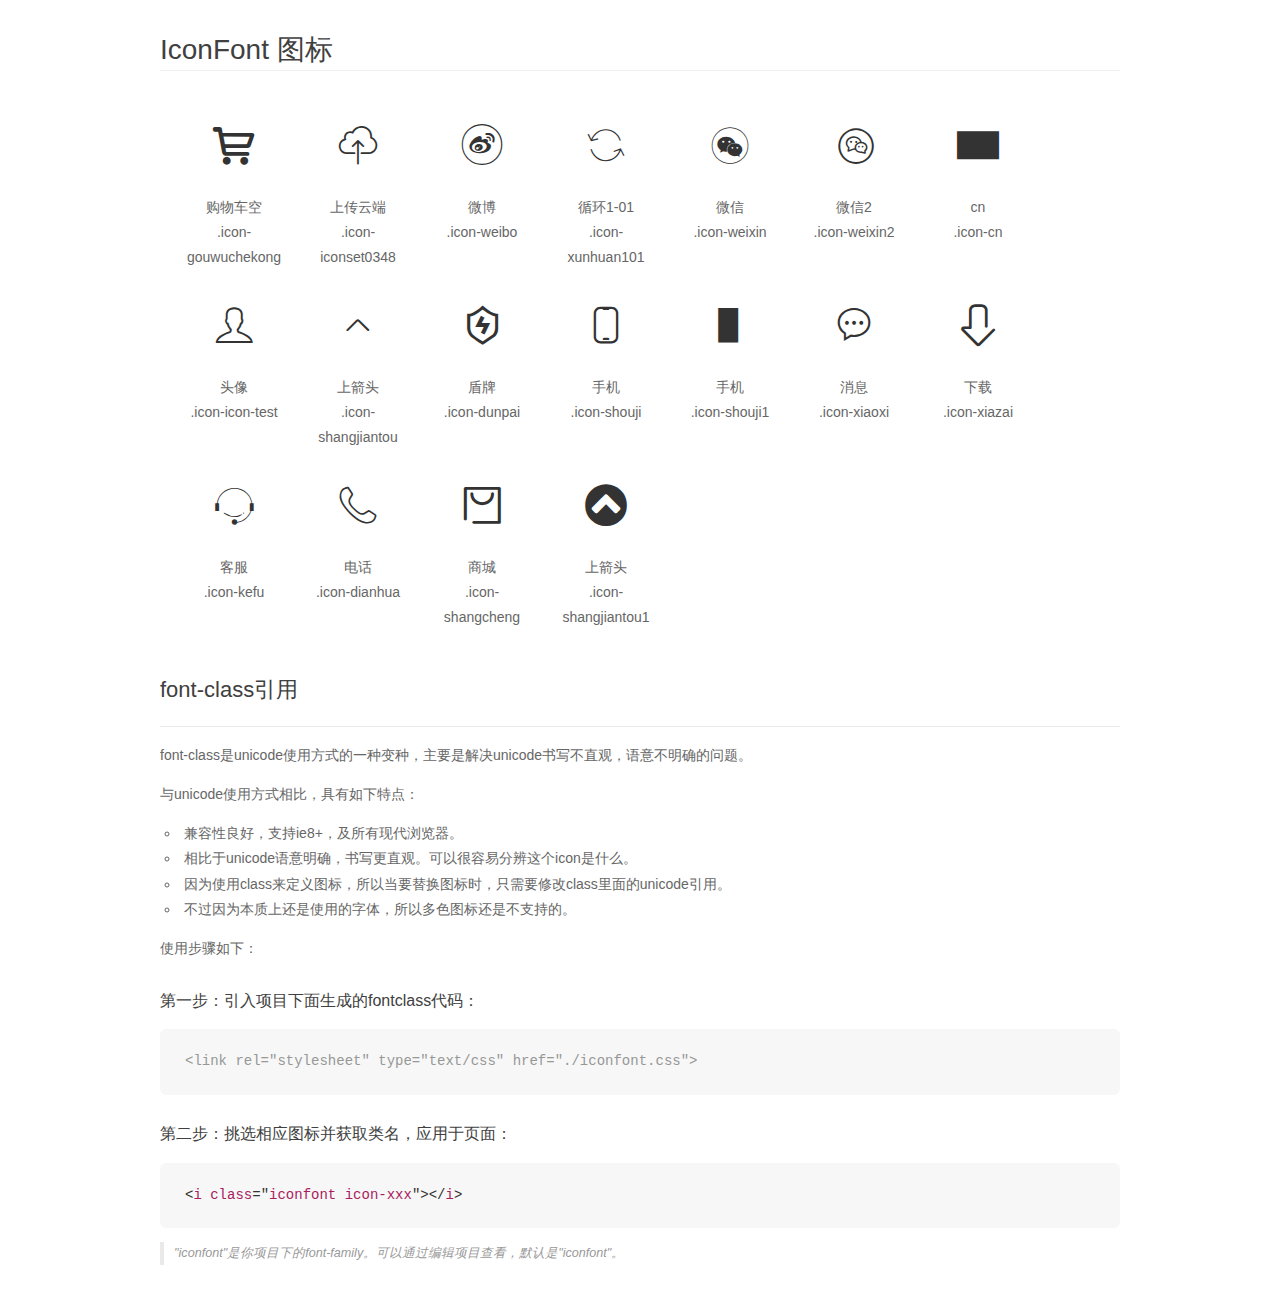
<file: nubia/font_th1ddj42yhh/demo_fontclass.html>
<!DOCTYPE html>
<html>
<head>
    <meta charset="utf-8"/>
    <title>IconFont</title>
    <link rel="stylesheet" href="demo.css">
    <link rel="stylesheet" href="iconfont.css">
</head>
<body>
    <div class="main markdown">
        <h1>IconFont 图标</h1>
        <ul class="icon_lists clear">
            
                <li>
                <i class="icon iconfont icon-gouwuchekong"></i>
                    <div class="name">购物车空</div>
                    <div class="fontclass">.icon-gouwuchekong</div>
                </li>
            
                <li>
                <i class="icon iconfont icon-iconset0348"></i>
                    <div class="name">上传云端</div>
                    <div class="fontclass">.icon-iconset0348</div>
                </li>
            
                <li>
                <i class="icon iconfont icon-weibo"></i>
                    <div class="name">微博</div>
                    <div class="fontclass">.icon-weibo</div>
                </li>
            
                <li>
                <i class="icon iconfont icon-xunhuan101"></i>
                    <div class="name">循环1-01</div>
                    <div class="fontclass">.icon-xunhuan101</div>
                </li>
            
                <li>
                <i class="icon iconfont icon-weixin"></i>
                    <div class="name">微信</div>
                    <div class="fontclass">.icon-weixin</div>
                </li>
            
                <li>
                <i class="icon iconfont icon-weixin2"></i>
                    <div class="name">微信2</div>
                    <div class="fontclass">.icon-weixin2</div>
                </li>
            
                <li>
                <i class="icon iconfont icon-cn"></i>
                    <div class="name">cn</div>
                    <div class="fontclass">.icon-cn</div>
                </li>
            
                <li>
                <i class="icon iconfont icon-icon-test"></i>
                    <div class="name">头像</div>
                    <div class="fontclass">.icon-icon-test</div>
                </li>
            
                <li>
                <i class="icon iconfont icon-shangjiantou"></i>
                    <div class="name">上箭头</div>
                    <div class="fontclass">.icon-shangjiantou</div>
                </li>
            
                <li>
                <i class="icon iconfont icon-dunpai"></i>
                    <div class="name">盾牌</div>
                    <div class="fontclass">.icon-dunpai</div>
                </li>
            
                <li>
                <i class="icon iconfont icon-shouji"></i>
                    <div class="name">手机</div>
                    <div class="fontclass">.icon-shouji</div>
                </li>
            
                <li>
                <i class="icon iconfont icon-shouji1"></i>
                    <div class="name">手机</div>
                    <div class="fontclass">.icon-shouji1</div>
                </li>
            
                <li>
                <i class="icon iconfont icon-xiaoxi"></i>
                    <div class="name">消息</div>
                    <div class="fontclass">.icon-xiaoxi</div>
                </li>
            
                <li>
                <i class="icon iconfont icon-xiazai"></i>
                    <div class="name">下载</div>
                    <div class="fontclass">.icon-xiazai</div>
                </li>
            
                <li>
                <i class="icon iconfont icon-kefu"></i>
                    <div class="name">客服</div>
                    <div class="fontclass">.icon-kefu</div>
                </li>
            
                <li>
                <i class="icon iconfont icon-dianhua"></i>
                    <div class="name">电话</div>
                    <div class="fontclass">.icon-dianhua</div>
                </li>
            
                <li>
                <i class="icon iconfont icon-shangcheng"></i>
                    <div class="name">商城</div>
                    <div class="fontclass">.icon-shangcheng</div>
                </li>
            
                <li>
                <i class="icon iconfont icon-shangjiantou1"></i>
                    <div class="name">上箭头</div>
                    <div class="fontclass">.icon-shangjiantou1</div>
                </li>
            
        </ul>

        <h2 id="font-class-">font-class引用</h2>
        <hr>

        <p>font-class是unicode使用方式的一种变种，主要是解决unicode书写不直观，语意不明确的问题。</p>
        <p>与unicode使用方式相比，具有如下特点：</p>
        <ul>
        <li>兼容性良好，支持ie8+，及所有现代浏览器。</li>
        <li>相比于unicode语意明确，书写更直观。可以很容易分辨这个icon是什么。</li>
        <li>因为使用class来定义图标，所以当要替换图标时，只需要修改class里面的unicode引用。</li>
        <li>不过因为本质上还是使用的字体，所以多色图标还是不支持的。</li>
        </ul>
        <p>使用步骤如下：</p>
        <h3 id="-fontclass-">第一步：引入项目下面生成的fontclass代码：</h3>


        <pre><code class="lang-js hljs javascript"><span class="hljs-comment">&lt;link rel="stylesheet" type="text/css" href="./iconfont.css"&gt;</span></code></pre>
        <h3 id="-">第二步：挑选相应图标并获取类名，应用于页面：</h3>
        <pre><code class="lang-css hljs">&lt;<span class="hljs-selector-tag">i</span> <span class="hljs-selector-tag">class</span>="<span class="hljs-selector-tag">iconfont</span> <span class="hljs-selector-tag">icon-xxx</span>"&gt;&lt;/<span class="hljs-selector-tag">i</span>&gt;</code></pre>
        <blockquote>
        <p>"iconfont"是你项目下的font-family。可以通过编辑项目查看，默认是"iconfont"。</p>
        </blockquote>
    </div>
</body>
</html>
</file>
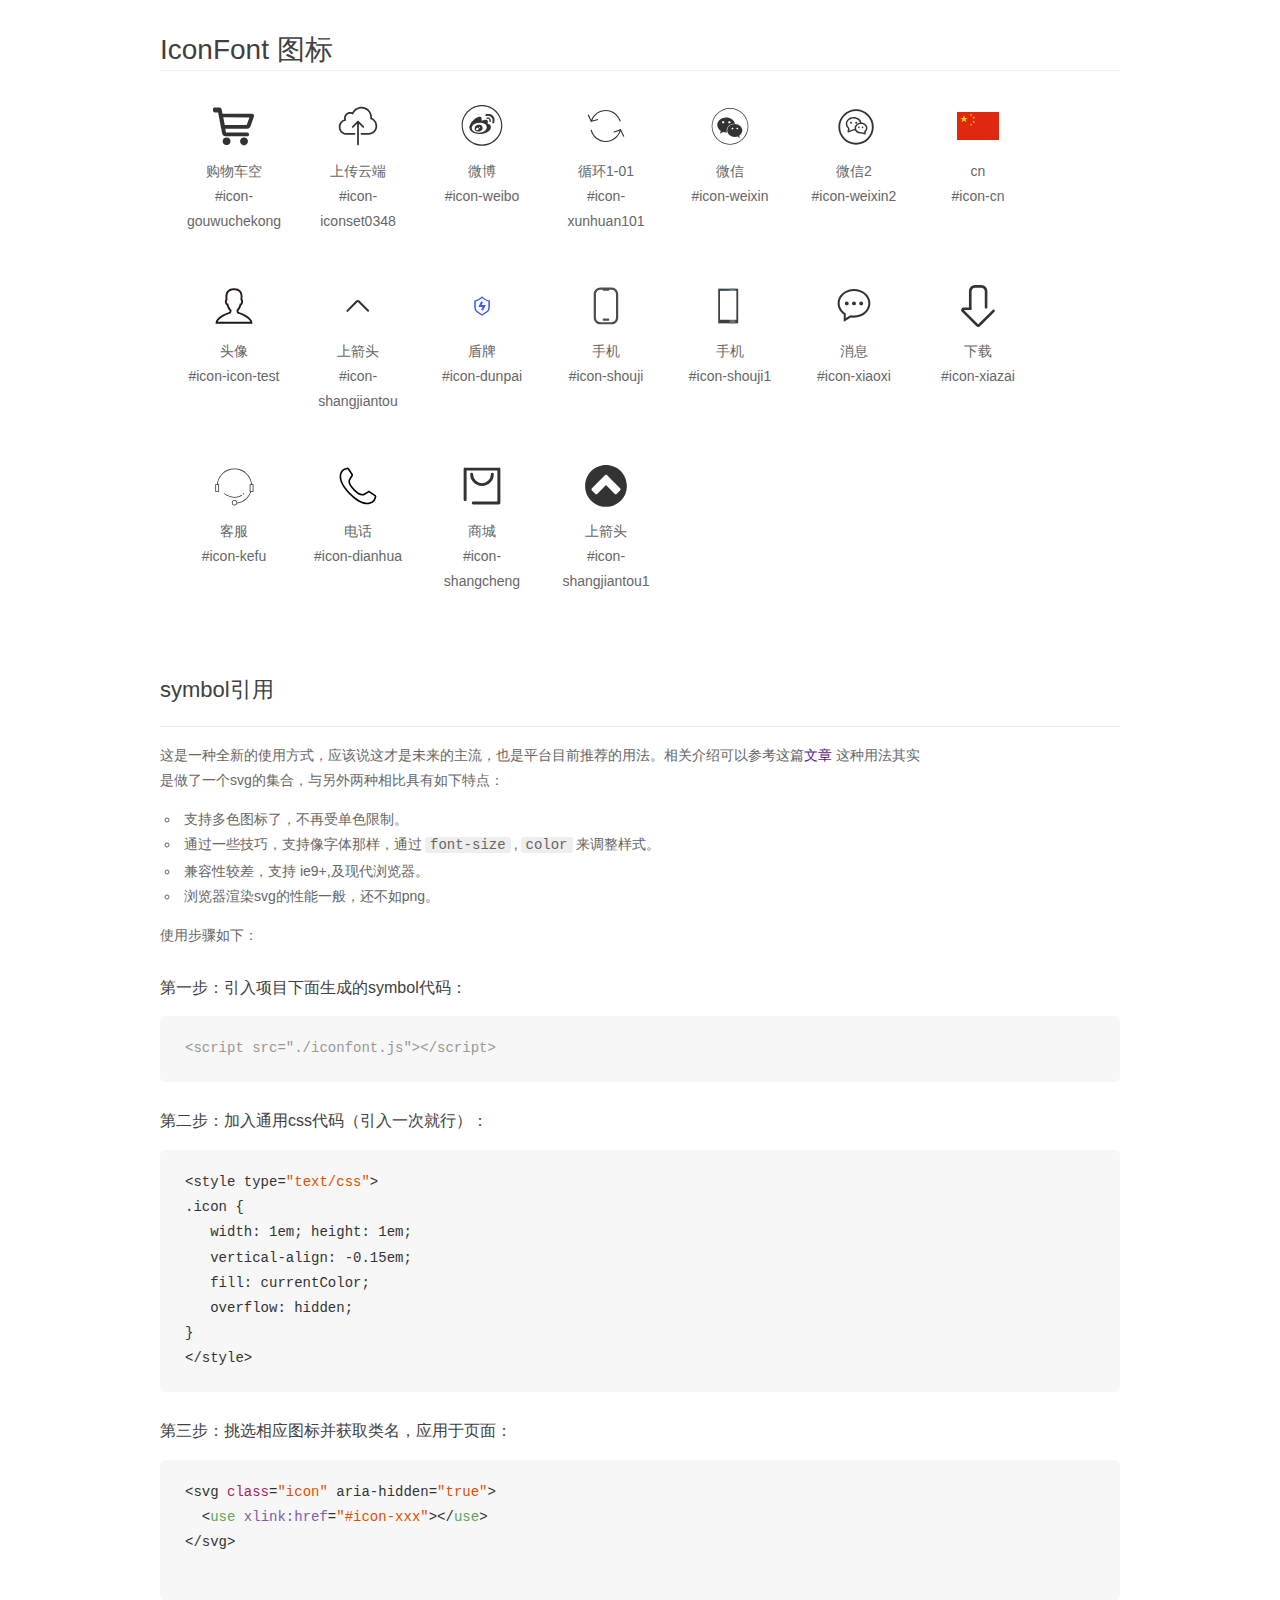
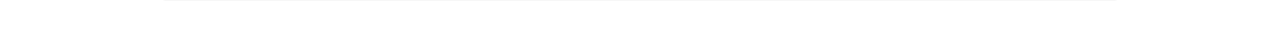
<file: nubia/font_th1ddj42yhh/demo_symbol.html>
<!DOCTYPE html>
<html>
<head>
    <meta charset="utf-8"/>
    <title>IconFont</title>
    <link rel="stylesheet" href="demo.css">
    <script src="iconfont.js"></script>

    <style type="text/css">
        .icon {
          /* 通过设置 font-size 来改变图标大小 */
          width: 1em; height: 1em;
          /* 图标和文字相邻时，垂直对齐 */
          vertical-align: -0.15em;
          /* 通过设置 color 来改变 SVG 的颜色/fill */
          fill: currentColor;
          /* path 和 stroke 溢出 viewBox 部分在 IE 下会显示
             normalize.css 中也包含这行 */
          overflow: hidden;
        }

    </style>
</head>
<body>
    <div class="main markdown">
        <h1>IconFont 图标</h1>
        <ul class="icon_lists clear">
            
                <li>
                    <svg class="icon" aria-hidden="true">
                        <use xlink:href="#icon-gouwuchekong"></use>
                    </svg>
                    <div class="name">购物车空</div>
                    <div class="fontclass">#icon-gouwuchekong</div>
                </li>
            
                <li>
                    <svg class="icon" aria-hidden="true">
                        <use xlink:href="#icon-iconset0348"></use>
                    </svg>
                    <div class="name">上传云端</div>
                    <div class="fontclass">#icon-iconset0348</div>
                </li>
            
                <li>
                    <svg class="icon" aria-hidden="true">
                        <use xlink:href="#icon-weibo"></use>
                    </svg>
                    <div class="name">微博</div>
                    <div class="fontclass">#icon-weibo</div>
                </li>
            
                <li>
                    <svg class="icon" aria-hidden="true">
                        <use xlink:href="#icon-xunhuan101"></use>
                    </svg>
                    <div class="name">循环1-01</div>
                    <div class="fontclass">#icon-xunhuan101</div>
                </li>
            
                <li>
                    <svg class="icon" aria-hidden="true">
                        <use xlink:href="#icon-weixin"></use>
                    </svg>
                    <div class="name">微信</div>
                    <div class="fontclass">#icon-weixin</div>
                </li>
            
                <li>
                    <svg class="icon" aria-hidden="true">
                        <use xlink:href="#icon-weixin2"></use>
                    </svg>
                    <div class="name">微信2</div>
                    <div class="fontclass">#icon-weixin2</div>
                </li>
            
                <li>
                    <svg class="icon" aria-hidden="true">
                        <use xlink:href="#icon-cn"></use>
                    </svg>
                    <div class="name">cn</div>
                    <div class="fontclass">#icon-cn</div>
                </li>
            
                <li>
                    <svg class="icon" aria-hidden="true">
                        <use xlink:href="#icon-icon-test"></use>
                    </svg>
                    <div class="name">头像</div>
                    <div class="fontclass">#icon-icon-test</div>
                </li>
            
                <li>
                    <svg class="icon" aria-hidden="true">
                        <use xlink:href="#icon-shangjiantou"></use>
                    </svg>
                    <div class="name">上箭头</div>
                    <div class="fontclass">#icon-shangjiantou</div>
                </li>
            
                <li>
                    <svg class="icon" aria-hidden="true">
                        <use xlink:href="#icon-dunpai"></use>
                    </svg>
                    <div class="name">盾牌</div>
                    <div class="fontclass">#icon-dunpai</div>
                </li>
            
                <li>
                    <svg class="icon" aria-hidden="true">
                        <use xlink:href="#icon-shouji"></use>
                    </svg>
                    <div class="name">手机</div>
                    <div class="fontclass">#icon-shouji</div>
                </li>
            
                <li>
                    <svg class="icon" aria-hidden="true">
                        <use xlink:href="#icon-shouji1"></use>
                    </svg>
                    <div class="name">手机</div>
                    <div class="fontclass">#icon-shouji1</div>
                </li>
            
                <li>
                    <svg class="icon" aria-hidden="true">
                        <use xlink:href="#icon-xiaoxi"></use>
                    </svg>
                    <div class="name">消息</div>
                    <div class="fontclass">#icon-xiaoxi</div>
                </li>
            
                <li>
                    <svg class="icon" aria-hidden="true">
                        <use xlink:href="#icon-xiazai"></use>
                    </svg>
                    <div class="name">下载</div>
                    <div class="fontclass">#icon-xiazai</div>
                </li>
            
                <li>
                    <svg class="icon" aria-hidden="true">
                        <use xlink:href="#icon-kefu"></use>
                    </svg>
                    <div class="name">客服</div>
                    <div class="fontclass">#icon-kefu</div>
                </li>
            
                <li>
                    <svg class="icon" aria-hidden="true">
                        <use xlink:href="#icon-dianhua"></use>
                    </svg>
                    <div class="name">电话</div>
                    <div class="fontclass">#icon-dianhua</div>
                </li>
            
                <li>
                    <svg class="icon" aria-hidden="true">
                        <use xlink:href="#icon-shangcheng"></use>
                    </svg>
                    <div class="name">商城</div>
                    <div class="fontclass">#icon-shangcheng</div>
                </li>
            
                <li>
                    <svg class="icon" aria-hidden="true">
                        <use xlink:href="#icon-shangjiantou1"></use>
                    </svg>
                    <div class="name">上箭头</div>
                    <div class="fontclass">#icon-shangjiantou1</div>
                </li>
            
        </ul>


        <h2 id="symbol-">symbol引用</h2>
        <hr>

        <p>这是一种全新的使用方式，应该说这才是未来的主流，也是平台目前推荐的用法。相关介绍可以参考这篇<a href="">文章</a>
        这种用法其实是做了一个svg的集合，与另外两种相比具有如下特点：</p>
        <ul>
          <li>支持多色图标了，不再受单色限制。</li>
          <li>通过一些技巧，支持像字体那样，通过<code>font-size</code>,<code>color</code>来调整样式。</li>
          <li>兼容性较差，支持 ie9+,及现代浏览器。</li>
          <li>浏览器渲染svg的性能一般，还不如png。</li>
        </ul>
        <p>使用步骤如下：</p>
        <h3 id="-symbol-">第一步：引入项目下面生成的symbol代码：</h3>
        <pre><code class="lang-js hljs javascript"><span class="hljs-comment">&lt;script src="./iconfont.js"&gt;&lt;/script&gt;</span></code></pre>
        <h3 id="-css-">第二步：加入通用css代码（引入一次就行）：</h3>
        <pre><code class="lang-js hljs javascript">&lt;style type=<span class="hljs-string">"text/css"</span>&gt;
.icon {
   width: <span class="hljs-number">1</span>em; height: <span class="hljs-number">1</span>em;
   vertical-align: <span class="hljs-number">-0.15</span>em;
   fill: currentColor;
   overflow: hidden;
}
&lt;<span class="hljs-regexp">/style&gt;</span></code></pre>
        <h3 id="-">第三步：挑选相应图标并获取类名，应用于页面：</h3>
        <pre><code class="lang-js hljs javascript">&lt;svg <span class="hljs-class"><span class="hljs-keyword">class</span></span>=<span class="hljs-string">"icon"</span> aria-hidden=<span class="hljs-string">"true"</span>&gt;<span class="xml"><span class="hljs-tag">
  &lt;<span class="hljs-name">use</span> <span class="hljs-attr">xlink:href</span>=<span class="hljs-string">"#icon-xxx"</span>&gt;</span><span class="hljs-tag">&lt;/<span class="hljs-name">use</span>&gt;</span>
</span>&lt;<span class="hljs-regexp">/svg&gt;
        </span></code></pre>
    </div>
</body>
</html>
</file>
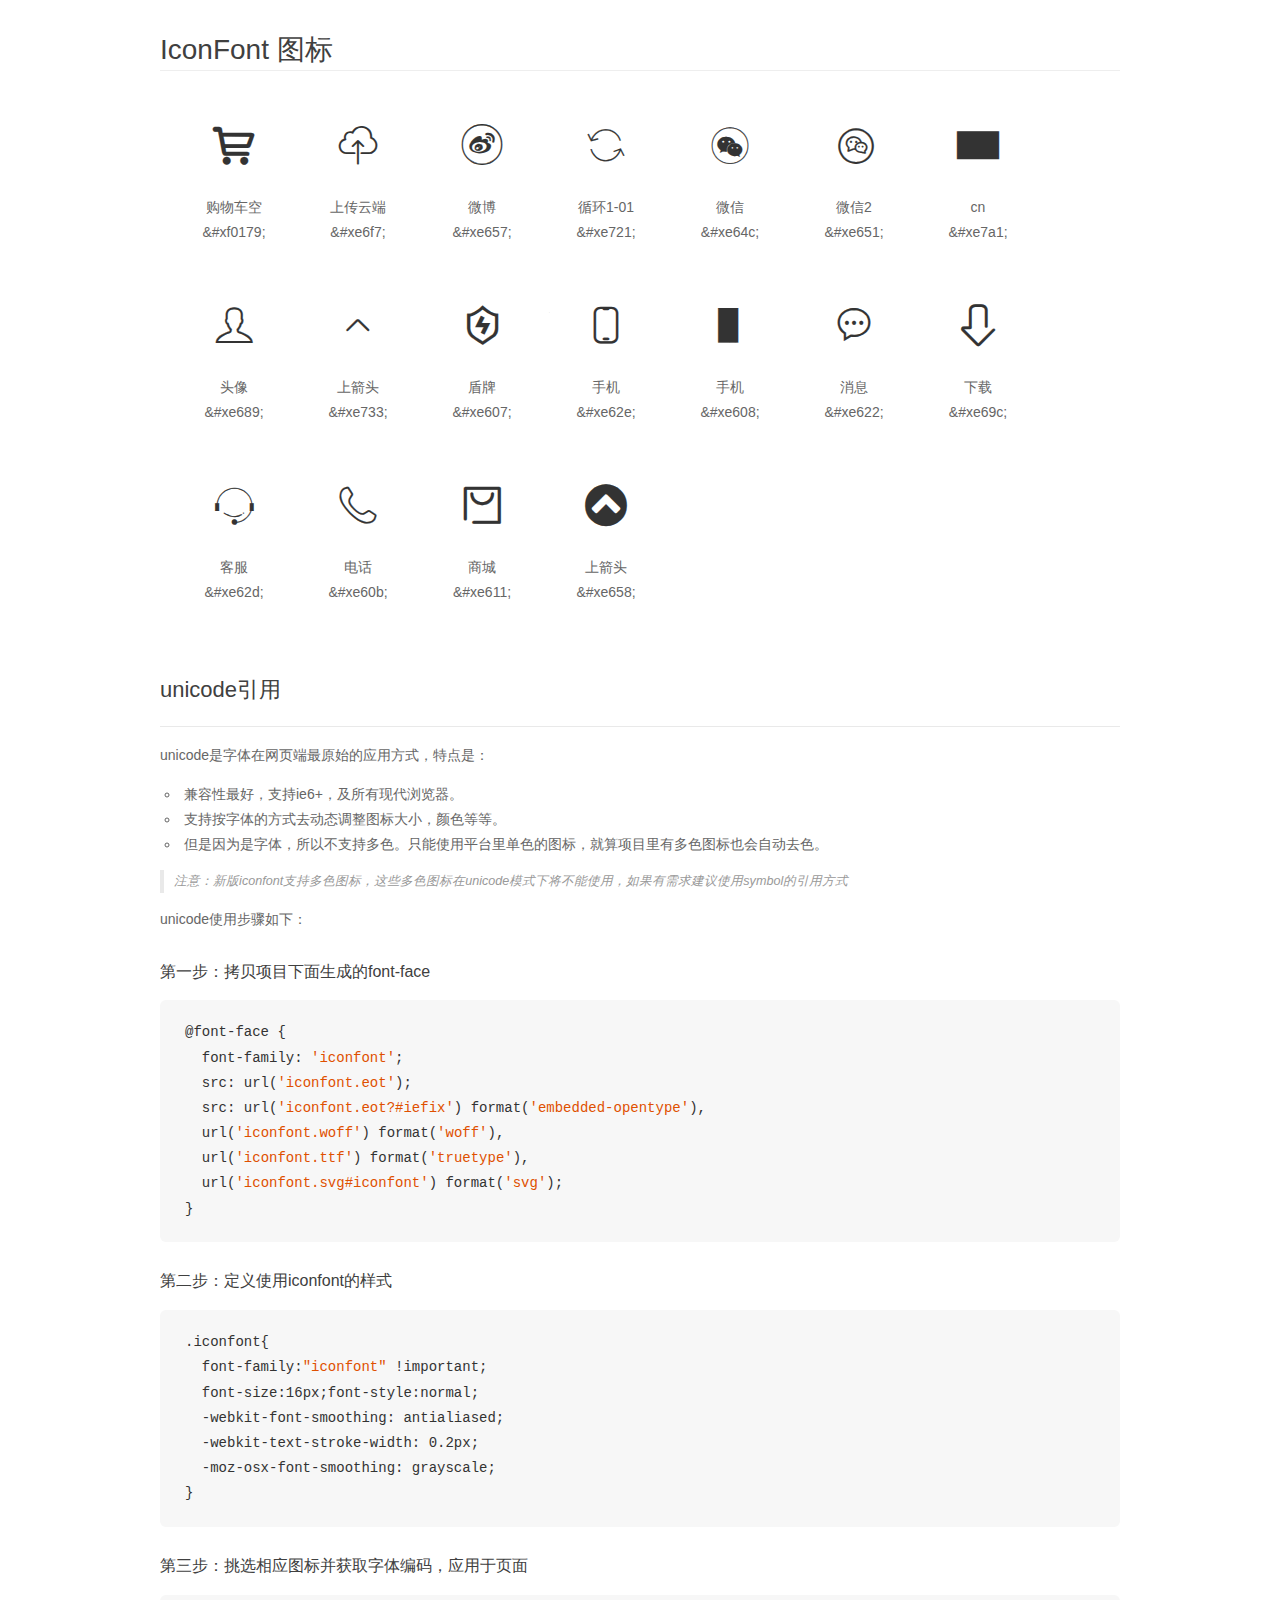
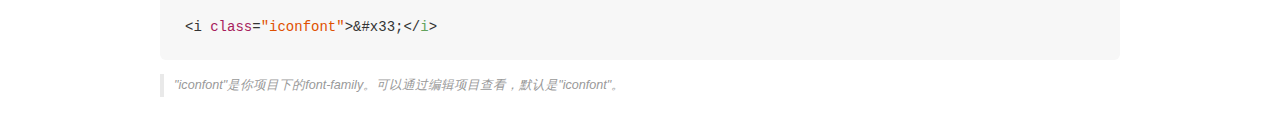
<file: nubia/font_th1ddj42yhh/demo_unicode.html>
<!DOCTYPE html>
<html>
<head>
    <meta charset="utf-8"/>
    <title>IconFont</title>
    <link rel="stylesheet" href="demo.css">

    <style type="text/css">

        @font-face {font-family: "iconfont";
          src: url('iconfont.eot'); /* IE9*/
          src: url('iconfont.eot#iefix') format('embedded-opentype'), /* IE6-IE8 */
          url('iconfont.woff') format('woff'), /* chrome, firefox */
          url('iconfont.ttf') format('truetype'), /* chrome, firefox, opera, Safari, Android, iOS 4.2+*/
          url('iconfont.svg#iconfont') format('svg'); /* iOS 4.1- */
        }

        .iconfont {
          font-family:"iconfont" !important;
          font-size:16px;
          font-style:normal;
          -webkit-font-smoothing: antialiased;
          -webkit-text-stroke-width: 0.2px;
          -moz-osx-font-smoothing: grayscale;
        }

    </style>
</head>
<body>
    <div class="main markdown">
        <h1>IconFont 图标</h1>
        <ul class="icon_lists clear">
            
                <li>
                <i class="icon iconfont">&#xf0179;</i>
                    <div class="name">购物车空</div>
                    <div class="code">&amp;#xf0179;</div>
                </li>
            
                <li>
                <i class="icon iconfont">&#xe6f7;</i>
                    <div class="name">上传云端</div>
                    <div class="code">&amp;#xe6f7;</div>
                </li>
            
                <li>
                <i class="icon iconfont">&#xe657;</i>
                    <div class="name">微博</div>
                    <div class="code">&amp;#xe657;</div>
                </li>
            
                <li>
                <i class="icon iconfont">&#xe721;</i>
                    <div class="name">循环1-01</div>
                    <div class="code">&amp;#xe721;</div>
                </li>
            
                <li>
                <i class="icon iconfont">&#xe64c;</i>
                    <div class="name">微信</div>
                    <div class="code">&amp;#xe64c;</div>
                </li>
            
                <li>
                <i class="icon iconfont">&#xe651;</i>
                    <div class="name">微信2</div>
                    <div class="code">&amp;#xe651;</div>
                </li>
            
                <li>
                <i class="icon iconfont">&#xe7a1;</i>
                    <div class="name">cn</div>
                    <div class="code">&amp;#xe7a1;</div>
                </li>
            
                <li>
                <i class="icon iconfont">&#xe689;</i>
                    <div class="name">头像</div>
                    <div class="code">&amp;#xe689;</div>
                </li>
            
                <li>
                <i class="icon iconfont">&#xe733;</i>
                    <div class="name">上箭头</div>
                    <div class="code">&amp;#xe733;</div>
                </li>
            
                <li>
                <i class="icon iconfont">&#xe607;</i>
                    <div class="name">盾牌</div>
                    <div class="code">&amp;#xe607;</div>
                </li>
            
                <li>
                <i class="icon iconfont">&#xe62e;</i>
                    <div class="name">手机</div>
                    <div class="code">&amp;#xe62e;</div>
                </li>
            
                <li>
                <i class="icon iconfont">&#xe608;</i>
                    <div class="name">手机</div>
                    <div class="code">&amp;#xe608;</div>
                </li>
            
                <li>
                <i class="icon iconfont">&#xe622;</i>
                    <div class="name">消息</div>
                    <div class="code">&amp;#xe622;</div>
                </li>
            
                <li>
                <i class="icon iconfont">&#xe69c;</i>
                    <div class="name">下载</div>
                    <div class="code">&amp;#xe69c;</div>
                </li>
            
                <li>
                <i class="icon iconfont">&#xe62d;</i>
                    <div class="name">客服</div>
                    <div class="code">&amp;#xe62d;</div>
                </li>
            
                <li>
                <i class="icon iconfont">&#xe60b;</i>
                    <div class="name">电话</div>
                    <div class="code">&amp;#xe60b;</div>
                </li>
            
                <li>
                <i class="icon iconfont">&#xe611;</i>
                    <div class="name">商城</div>
                    <div class="code">&amp;#xe611;</div>
                </li>
            
                <li>
                <i class="icon iconfont">&#xe658;</i>
                    <div class="name">上箭头</div>
                    <div class="code">&amp;#xe658;</div>
                </li>
            
        </ul>
        <h2 id="unicode-">unicode引用</h2>
        <hr>

        <p>unicode是字体在网页端最原始的应用方式，特点是：</p>
        <ul>
        <li>兼容性最好，支持ie6+，及所有现代浏览器。</li>
        <li>支持按字体的方式去动态调整图标大小，颜色等等。</li>
        <li>但是因为是字体，所以不支持多色。只能使用平台里单色的图标，就算项目里有多色图标也会自动去色。</li>
        </ul>
        <blockquote>
        <p>注意：新版iconfont支持多色图标，这些多色图标在unicode模式下将不能使用，如果有需求建议使用symbol的引用方式</p>
        </blockquote>
        <p>unicode使用步骤如下：</p>
        <h3 id="-font-face">第一步：拷贝项目下面生成的font-face</h3>
        <pre><code class="lang-js hljs javascript">@font-face {
  font-family: <span class="hljs-string">'iconfont'</span>;
  src: url(<span class="hljs-string">'iconfont.eot'</span>);
  src: url(<span class="hljs-string">'iconfont.eot?#iefix'</span>) format(<span class="hljs-string">'embedded-opentype'</span>),
  url(<span class="hljs-string">'iconfont.woff'</span>) format(<span class="hljs-string">'woff'</span>),
  url(<span class="hljs-string">'iconfont.ttf'</span>) format(<span class="hljs-string">'truetype'</span>),
  url(<span class="hljs-string">'iconfont.svg#iconfont'</span>) format(<span class="hljs-string">'svg'</span>);
}
</code></pre>
        <h3 id="-iconfont-">第二步：定义使用iconfont的样式</h3>
        <pre><code class="lang-js hljs javascript">.iconfont{
  font-family:<span class="hljs-string">"iconfont"</span> !important;
  font-size:<span class="hljs-number">16</span>px;font-style:normal;
  -webkit-font-smoothing: antialiased;
  -webkit-text-stroke-width: <span class="hljs-number">0.2</span>px;
  -moz-osx-font-smoothing: grayscale;
}
</code></pre>
        <h3 id="-">第三步：挑选相应图标并获取字体编码，应用于页面</h3>
        <pre><code class="lang-js hljs javascript">&lt;i <span class="hljs-class"><span class="hljs-keyword">class</span></span>=<span class="hljs-string">"iconfont"</span>&gt;&amp;#x33;<span class="xml"><span class="hljs-tag">&lt;/<span class="hljs-name">i</span>&gt;</span></span></code></pre>

        <blockquote>
        <p>"iconfont"是你项目下的font-family。可以通过编辑项目查看，默认是"iconfont"。</p>
        </blockquote>
    </div>


</body>
</html>
</file>
<file: nubia/font_th1ddj42yhh/iconfont.css>
@font-face {font-family: "iconfont";
  src: url('iconfont.eot?t=1546335687763'); /* IE9*/
  src: url('iconfont.eot?t=1546335687763#iefix') format('embedded-opentype'), /* IE6-IE8 */
  url('[data-uri]') format('woff'),
  url('iconfont.ttf?t=1546335687763') format('truetype'), /* chrome, firefox, opera, Safari, Android, iOS 4.2+*/
  url('iconfont.svg?t=1546335687763#iconfont') format('svg'); /* iOS 4.1- */
}

.iconfont {
  font-family:"iconfont" !important;
  font-size:16px;
  font-style:normal;
  -webkit-font-smoothing: antialiased;
  -moz-osx-font-smoothing: grayscale;
}

.icon-gouwuchekong:before { content: "\f0179"; }

.icon-iconset0348:before { content: "\e6f7"; }

.icon-weibo:before { content: "\e657"; }

.icon-xunhuan101:before { content: "\e721"; }

.icon-weixin:before { content: "\e64c"; }

.icon-weixin2:before { content: "\e651"; }

.icon-cn:before { content: "\e7a1"; }

.icon-icon-test:before { content: "\e689"; }

.icon-shangjiantou:before { content: "\e733"; }

.icon-dunpai:before { content: "\e607"; }

.icon-shouji:before { content: "\e62e"; }

.icon-shouji1:before { content: "\e608"; }

.icon-xiaoxi:before { content: "\e622"; }

.icon-xiazai:before { content: "\e69c"; }

.icon-kefu:before { content: "\e62d"; }

.icon-dianhua:before { content: "\e60b"; }

.icon-shangcheng:before { content: "\e611"; }

.icon-shangjiantou1:before { content: "\e658"; }
</file>
<file: nubia/font_th1ddj42yhh/demo.css>
*{margin: 0;padding: 0;list-style: none;}
/*
KISSY CSS Reset
理念：1. reset 的目的不是清除浏览器的默认样式，这仅是部分工作。清除和重置是紧密不可分的。
2. reset 的目的不是让默认样式在所有浏览器下一致，而是减少默认样式有可能带来的问题。
3. reset 期望提供一套普适通用的基础样式。但没有银弹，推荐根据具体需求，裁剪和修改后再使用。
特色：1. 适应中文；2. 基于最新主流浏览器。
维护：玉伯<lifesinger@gmail.com>, 正淳<ragecarrier@gmail.com>
 */

/** 清除内外边距 **/
body, h1, h2, h3, h4, h5, h6, hr, p, blockquote, /* structural elements 结构元素 */
dl, dt, dd, ul, ol, li, /* list elements 列表元素 */
pre, /* text formatting elements 文本格式元素 */
form, fieldset, legend, button, input, textarea, /* form elements 表单元素 */
th, td /* table elements 表格元素 */ {
  margin: 0;
  padding: 0;
}

/** 设置默认字体 **/
body,
button, input, select, textarea /* for ie */ {
  font: 12px/1.5 tahoma, arial, \5b8b\4f53, sans-serif;
}
h1, h2, h3, h4, h5, h6 { font-size: 100%; }
address, cite, dfn, em, var { font-style: normal; } /* 将斜体扶正 */
code, kbd, pre, samp { font-family: courier new, courier, monospace; } /* 统一等宽字体 */
small { font-size: 12px; } /* 小于 12px 的中文很难阅读，让 small 正常化 */

/** 重置列表元素 **/
ul, ol { list-style: none; }

/** 重置文本格式元素 **/
a { text-decoration: none; }
a:hover { text-decoration: underline; }


/** 重置表单元素 **/
legend { color: #000; } /* for ie6 */
fieldset, img { border: 0; } /* img 搭车：让链接里的 img 无边框 */
button, input, select, textarea { font-size: 100%; } /* 使得表单元素在 ie 下能继承字体大小 */
/* 注：optgroup 无法扶正 */

/** 重置表格元素 **/
table { border-collapse: collapse; border-spacing: 0; }

/* 清除浮动 */
.ks-clear:after, .clear:after {
  content: '\20';
  display: block;
  height: 0;
  clear: both;
}
.ks-clear, .clear {
  *zoom: 1;
}

.main {
  padding: 30px 100px;
width: 960px;
margin: 0 auto;
}
.main h1{font-size:36px; color:#333; text-align:left;margin-bottom:30px; border-bottom: 1px solid #eee;}

.helps{margin-top:40px;}
.helps pre{
  padding:20px;
  margin:10px 0;
  border:solid 1px #e7e1cd;
  background-color: #fffdef;
  overflow: auto;
}

.icon_lists{
  width: 100% !important;

}

.icon_lists li{
  float:left;
  width: 100px;
  height:180px;
  text-align: center;
  list-style: none !important;
}
.icon_lists .icon{
  font-size: 42px;
  line-height: 100px;
  margin: 10px 0;
  color:#333;
  -webkit-transition: font-size 0.25s ease-out 0s;
  -moz-transition: font-size 0.25s ease-out 0s;
  transition: font-size 0.25s ease-out 0s;

}
.icon_lists .icon:hover{
  font-size: 100px;
}



.markdown {
  color: #666;
  font-size: 14px;
  line-height: 1.8;
}

.highlight {
  line-height: 1.5;
}

.markdown img {
  vertical-align: middle;
  max-width: 100%;
}

.markdown h1 {
  color: #404040;
  font-weight: 500;
  line-height: 40px;
  margin-bottom: 24px;
}

.markdown h2,
.markdown h3,
.markdown h4,
.markdown h5,
.markdown h6 {
  color: #404040;
  margin: 1.6em 0 0.6em 0;
  font-weight: 500;
  clear: both;
}

.markdown h1 {
  font-size: 28px;
}

.markdown h2 {
  font-size: 22px;
}

.markdown h3 {
  font-size: 16px;
}

.markdown h4 {
  font-size: 14px;
}

.markdown h5 {
  font-size: 12px;
}

.markdown h6 {
  font-size: 12px;
}

.markdown hr {
  height: 1px;
  border: 0;
  background: #e9e9e9;
  margin: 16px 0;
  clear: both;
}

.markdown p,
.markdown pre {
  margin: 1em 0;
}

.markdown > p,
.markdown > blockquote,
.markdown > .highlight,
.markdown > ol,
.markdown > ul {
  width: 80%;
}

.markdown ul > li {
  list-style: circle;
}

.markdown > ul li,
.markdown blockquote ul > li {
  margin-left: 20px;
  padding-left: 4px;
}

.markdown > ul li p,
.markdown > ol li p {
  margin: 0.6em 0;
}

.markdown ol > li {
  list-style: decimal;
}

.markdown > ol li,
.markdown blockquote ol > li {
  margin-left: 20px;
  padding-left: 4px;
}

.markdown code {
  margin: 0 3px;
  padding: 0 5px;
  background: #eee;
  border-radius: 3px;
}

.markdown pre {
  border-radius: 6px;
  background: #f7f7f7;
  padding: 20px;
}

.markdown pre code {
  border: none;
  background: #f7f7f7;
  margin: 0;
}

.markdown strong,
.markdown b {
  font-weight: 600;
}

.markdown > table {
  border-collapse: collapse;
  border-spacing: 0px;
  empty-cells: show;
  border: 1px solid #e9e9e9;
  width: 95%;
  margin-bottom: 24px;
}

.markdown > table th {
  white-space: nowrap;
  color: #333;
  font-weight: 600;

}

.markdown > table th,
.markdown > table td {
  border: 1px solid #e9e9e9;
  padding: 8px 16px;
  text-align: left;
}

.markdown > table th {
  background: #F7F7F7;
}

.markdown blockquote {
  font-size: 90%;
  color: #999;
  border-left: 4px solid #e9e9e9;
  padding-left: 0.8em;
  margin: 1em 0;
  font-style: italic;
}

.markdown blockquote p {
  margin: 0;
}

.markdown .anchor {
  opacity: 0;
  transition: opacity 0.3s ease;
  margin-left: 8px;
}

.markdown .waiting {
  color: #ccc;
}

.markdown h1:hover .anchor,
.markdown h2:hover .anchor,
.markdown h3:hover .anchor,
.markdown h4:hover .anchor,
.markdown h5:hover .anchor,
.markdown h6:hover .anchor {
  opacity: 1;
  display: inline-block;
}

.markdown > br,
.markdown > p > br {
  clear: both;
}


.hljs {
  display: block;
  background: white;
  padding: 0.5em;
  color: #333333;
  overflow-x: auto;
}

.hljs-comment,
.hljs-meta {
  color: #969896;
}

.hljs-string,
.hljs-variable,
.hljs-template-variable,
.hljs-strong,
.hljs-emphasis,
.hljs-quote {
  color: #df5000;
}

.hljs-keyword,
.hljs-selector-tag,
.hljs-type {
  color: #a71d5d;
}

.hljs-literal,
.hljs-symbol,
.hljs-bullet,
.hljs-attribute {
  color: #0086b3;
}

.hljs-section,
.hljs-name {
  color: #63a35c;
}

.hljs-tag {
  color: #333333;
}

.hljs-title,
.hljs-attr,
.hljs-selector-id,
.hljs-selector-class,
.hljs-selector-attr,
.hljs-selector-pseudo {
  color: #795da3;
}

.hljs-addition {
  color: #55a532;
  background-color: #eaffea;
}

.hljs-deletion {
  color: #bd2c00;
  background-color: #ffecec;
}

.hljs-link {
  text-decoration: underline;
}

pre{
  background: #fff;
}
</file>
